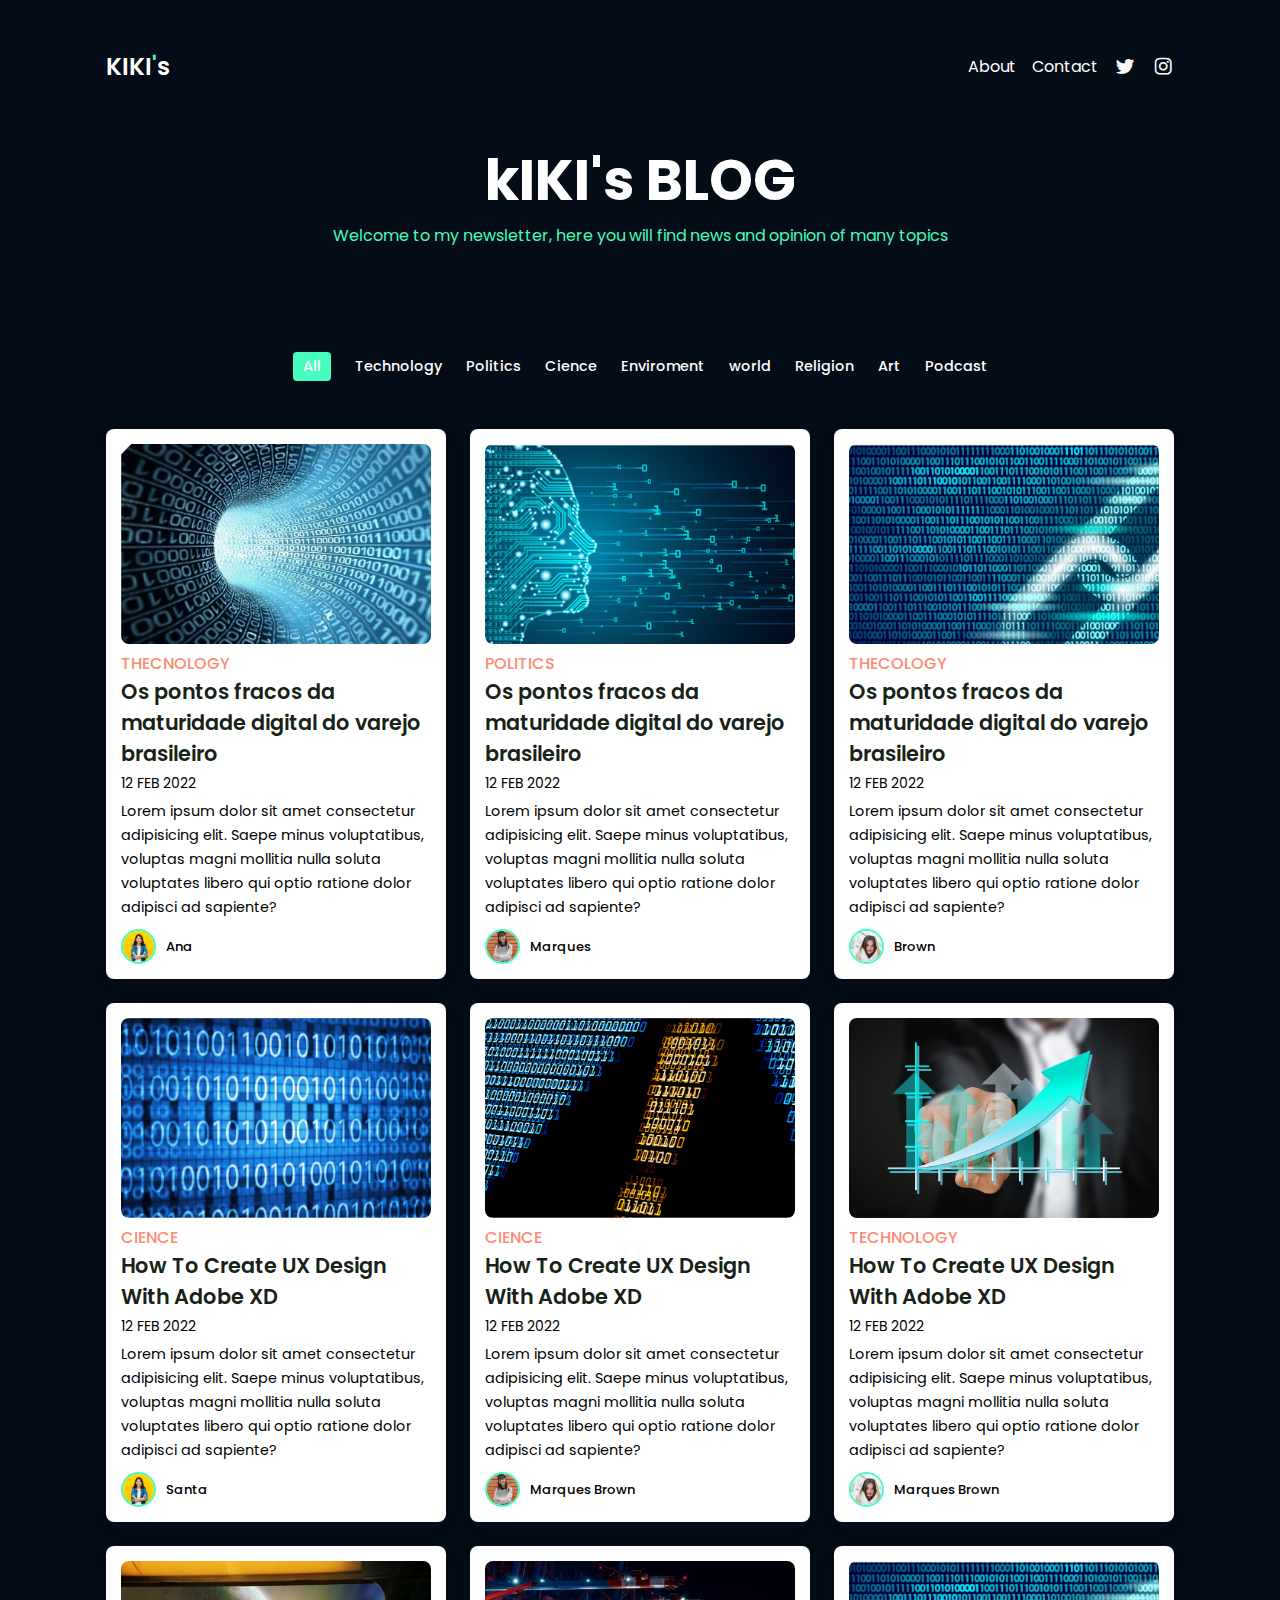
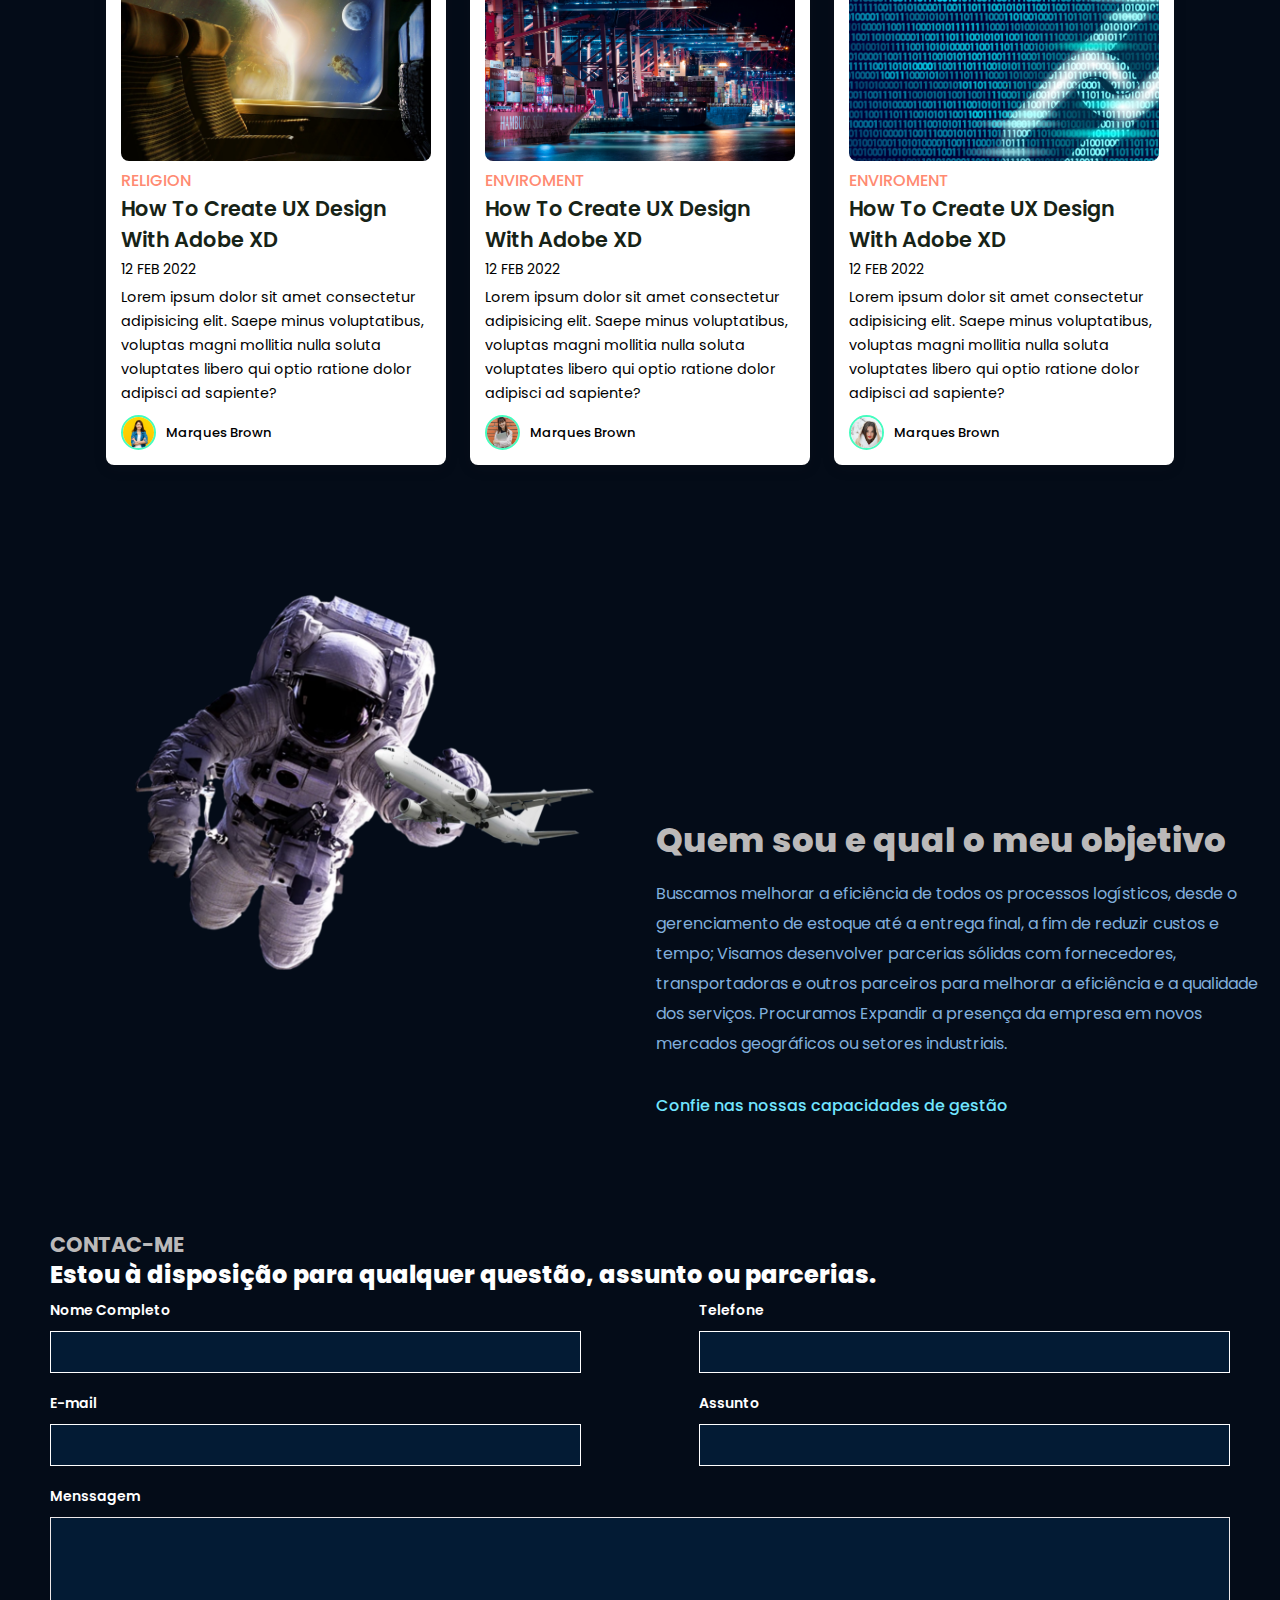
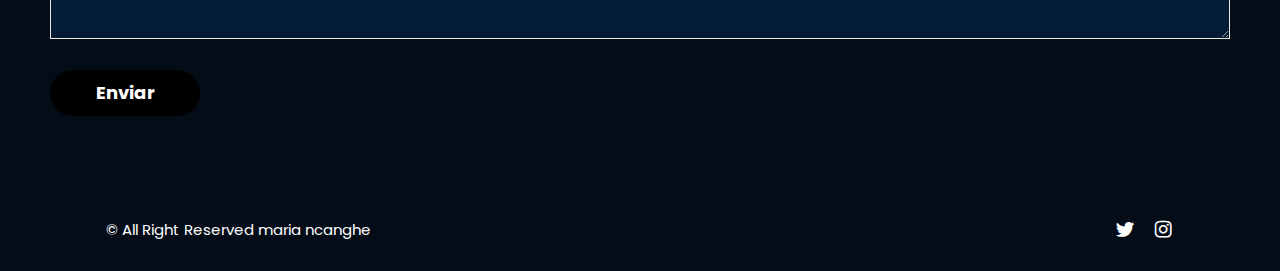
<file: index.html>
<!DOCTYPE html>
<html lang="en">
<head>
    <meta charset="UTF-8">
    <meta http-equiv="X-UA-Compatible" content="IE=edge">
    <meta name="viewport" content="width=device-width, initial-scale=1.0">
    <title>Kiki's Blog</title>
   
    <link rel="stylesheet" href="style.css">
    
    <link href='https://unpkg.com/boxicons@2.1.1/css/boxicons.min.css' rel='stylesheet'>
</head>
<body>
    <!-- Header ------------------------------------------------------------------------------------------------->
    <header>
       <section id="nav">
        <div class="nav container">
        <a href="#" class="logo">KIKI<span>'</span>s</a>
        
        <div class="social">
        
        <a href="#about">About</a>
        <a href="#contact">Contact</a>
        <a href="#"><i class='bx bxl-twitter'></i></a>
        <a href="#"><i class='bx bxl-instagram'></i></a>
       </div>
    </div>
</section>

    </header>
    <!-- Home --------------------------------------------------------------------------------------------->
    <section class="home" id="home">
        <div class="home-text container">
            <h2 class="home-title">kIKI's BLOG</h2>
            <span class="home-subtitle">Welcome to my newsletter, here you will find news and opinion of many topics</span>
        </div>
    </section>
    <!-- Post Filter ------------------------------------------------------>
    <div class="post-filter container">
        <span class="filter-item active-filter" data-filter='all'>All</span>
        <span class="filter-item" data-filter='thecnology'>Technology</span>
        <span class="filter-item" data-filter='politics'>Politics</span>
        <span class="filter-item" data-filter='cience'>Cience</span>
        <span class="filter-item" data-filter='enviroment'>Enviroment</span>
        <span class="filter-item" data-filter='world'>world</span>
        <span class="filter-item" data-filter='religion'>Religion</span> 
        <span class="filter-item" data-filter='Art'>Art</span>
        <span class="filter-item" data-filter='podcast'>Podcast</span>
       
    </div>
    <!-- Posts ------------------------------------------------------------------------------------->
    <section class="post container">
        <!-- Post Box 1 ---------------------------------------------------------->
        <div class="post-box thecnology">
            <img src="img/blog01.png" alt="" class="post-img">
            <h2 class="category">Thecnology</h2>
            <a href="post.html" class="post-title">
                Os pontos fracos da maturidade digital do varejo brasileiro
            </a>
            <span class="post-date">12 Feb 2022</span>
            <p class="post-decription">Lorem ipsum dolor sit amet consectetur adipisicing elit. Saepe minus voluptatibus, voluptas magni mollitia nulla soluta voluptates libero qui optio ratione dolor adipisci ad sapiente?</p>
            
            <div class="profile">
                <img src="img/profile-1.jpg" alt="" class="profile-img">
                <span class="profile-name">Ana</span>
            </div>
        </div>
        <!-- Post Box 2 ----------------------------------------------------------->
        <div class="post-box politics">
            <img src="img/blog02.png" alt="" class="post-img">
            <h2 class="category">Politics</h2>
            <a href="post.html" class="post-title">
                Os pontos fracos da maturidade digital do varejo brasileiro
            </a>
            <span class="post-date">12 Feb 2022</span>
            <p class="post-decription">Lorem ipsum dolor sit amet consectetur adipisicing elit. Saepe minus voluptatibus, voluptas magni mollitia nulla soluta voluptates libero qui optio ratione dolor adipisci ad sapiente?</p>
            
            <div class="profile">
                <img src="img/profile-2.jpg" alt="" class="profile-img">
                <span class="profile-name">Marques</span>
            </div>
        </div>
        <!-- Post Box 3 ----------------------------------------------------------->
        <div class="post-box thecnology">
            <img src="img/blog03.png" alt="" class="post-img">
            <h2 class="category">Thecology</h2>
            <a href="post.html" class="post-title">
                Os pontos fracos da maturidade digital do varejo brasileiro
            </a>
            <span class="post-date">12 Feb 2022</span>
            <p class="post-decription">Lorem ipsum dolor sit amet consectetur adipisicing elit. Saepe minus voluptatibus, voluptas magni mollitia nulla soluta voluptates libero qui optio ratione dolor adipisci ad sapiente?</p>
            
            <div class="profile">
                <img src="img/profile-3.jpg" alt="" class="profile-img">
                <span class="profile-name"> Brown</span>
            </div>
        </div>
        <!-- Post Box 4 ----------------------------------------------------------->
        <div class="post-box cience">
            <img src="img/blog04.png" alt="" class="post-img">
            <h2 class="category">Cience</h2>
            <a href="post.html" class="post-title">
                How To Create UX Design With Adobe XD
            </a>
            <span class="post-date">12 Feb 2022</span>
            <p class="post-decription">Lorem ipsum dolor sit amet consectetur adipisicing elit. Saepe minus voluptatibus, voluptas magni mollitia nulla soluta voluptates libero qui optio ratione dolor adipisci ad sapiente?</p>
            
            <div class="profile">
                <img src="img/profile-1.jpg" alt="" class="profile-img">
                <span class="profile-name">Santa</span>
            </div>
        </div>
        <!-- Post Box 5 ------------------------------------------------------->
        <div class="post-box thecnology">
            <img src="img/blog05.png" alt="" class="post-img">
            <h2 class="category">Cience</h2>
            <a href="post.html" class="post-title">
                How To Create UX Design With Adobe XD
            </a>
            <span class="post-date">12 Feb 2022</span>
            <p class="post-decription">Lorem ipsum dolor sit amet consectetur adipisicing elit. Saepe minus voluptatibus, voluptas magni mollitia nulla soluta voluptates libero qui optio ratione dolor adipisci ad sapiente?</p>
           
            <div class="profile">
                <img src="img/profile-2.jpg" alt="" class="profile-img">
                <span class="profile-name">Marques Brown</span>
            </div>
        </div>
        <!-- Post Box 6 -------------------------------------------------------->
        <div class="post-box thecnology">
            <img src="img/blog06.jpg" alt="" class="post-img">
            <h2 class="category">Technology</h2>
            <a href="post.html" class="post-title">
                How To Create UX Design With Adobe XD
            </a>
            <span class="post-date">12 Feb 2022</span>
            <p class="post-decription">Lorem ipsum dolor sit amet consectetur adipisicing elit. Saepe minus voluptatibus, voluptas magni mollitia nulla soluta voluptates libero qui optio ratione dolor adipisci ad sapiente?</p>
           
            <div class="profile">
                <img src="img/profile-3.jpg" alt="" class="profile-img">
                <span class="profile-name">Marques Brown</span>
            </div>
        </div>
        <!-- Post Box 7 ------------------------------------------------------------->
        <div class="post-box religion">
            <img src="img/blog07.jpg" alt="" class="post-img">
            <h2 class="category">Religion</h2>
            <a href="post.html" class="post-title">
                How To Create UX Design With Adobe XD
            </a>
            <span class="post-date">12 Feb 2022</span>
            <p class="post-decription">Lorem ipsum dolor sit amet consectetur adipisicing elit. Saepe minus voluptatibus, voluptas magni mollitia nulla soluta voluptates libero qui optio ratione dolor adipisci ad sapiente?</p>
           
            <div class="profile">
                <img src="img/profile-1.jpg" alt="" class="profile-img">
                <span class="profile-name">Marques Brown</span>
            </div>
        </div>
        <!-- Post Box 8 ------------------------------------------------------------->
        <div class="post-box enviroment">
            <img src="img/blog08.jpg" alt="" class="post-img">
            <h2 class="category">Enviroment</h2>
            <a href="post.html" class="post-title">
                How To Create UX Design With Adobe XD
            </a>
            <span class="post-date">12 Feb 2022</span>
            <p class="post-decription">Lorem ipsum dolor sit amet consectetur adipisicing elit. Saepe minus voluptatibus, voluptas magni mollitia nulla soluta voluptates libero qui optio ratione dolor adipisci ad sapiente?</p>
            
            <div class="profile">
                <img src="img/profile-2.jpg" alt="" class="profile-img">
                <span class="profile-name">Marques Brown</span>
            </div>
        </div>
        <!-- Post Box 9 ------------------------------------------------------->
        <div class="post-box enviroment">
            <img src="img/blog03.png" alt="" class="post-img">
            <h2 class="category">Enviroment</h2>
            <a href="post.html" class="post-title">
                How To Create UX Design With Adobe XD
            </a>
            <span class="post-date">12 Feb 2022</span>
            <p class="post-decription">Lorem ipsum dolor sit amet consectetur adipisicing elit. Saepe minus voluptatibus, voluptas magni mollitia nulla soluta voluptates libero qui optio ratione dolor adipisci ad sapiente?</p>
            <!-- Profile ------------------------------------------------------>
            <div class="profile">
                <img src="img/profile-3.jpg" alt="" class="profile-img">
                <span class="profile-name">Marques Brown</span>
            </div>
        </div>
    </section>


<!--about------------------------------------------------->
<div class='about' id='about'>
    <div class='about-image'>
      <img src="img/possibility.png" alt="possibility" />
    </div>
    <div class='about-content'>
      
      <h1 >Quem sou e qual o meu objetivo</h1>
      <p>Buscamos melhorar a eficiência de todos os processos logísticos, desde o gerenciamento de estoque até a entrega final, a fim de reduzir custos e tempo; Visamos desenvolver parcerias sólidas com fornecedores, transportadoras e outros parceiros para melhorar a eficiência e a qualidade dos serviços. Procuramos Expandir a presença da empresa em novos mercados geográficos ou setores industriais.</p>
      <h4>Confie nas nossas capacidades de gestão</h4>
    </div>
  </div>

  <!--Contact------------------------------------------------->
  <section class="contact" id="contact">
    <div class="contact-container">
       
    <div class="contact-box">
        <div class="contact-left">
            <h2>CONTAC-ME</h2>
        <h3>Estou à disposição para qualquer questão, assunto ou parcerias.</h3>
             

              <form action="https://formsubmit.co/keylineagence@gmail.com" method="POST"></form>
                <input type="hidden" name="_next" value="http://127.0.0.1:5500/formsubmit.html"></input>
                <input type="hidden" name="_CC" value="danisbarbersmoke@gmail.com"></input>
                <input type="hidden" name="_captcha" value="false"></input>
                <input type="hidden" name="_autoresponse" value="A sua menssagem foi enviada com sucesso, elogo entraremos em contacto consig. Obrigada!"></input>
                <div class="input-row">
                    <div class="input-group">
                        <label>Nome Completo</label>
                        <input type="text" name="nome"></input>
                    </div>

                    <div class="input-group">
                        <label>Telefone</label>
                        <input type="text" name="telefone" placeholder=""></input>
                    </div>
                </div>


            <div class="input-row">
                <div class="input-group">
                    <label>E-mail</label>
                    <input type="email" name="email" placeholder=""></input>
                </div>

                <div class="input-group">
                    <label>Assunto</label>
                    <input type="text" name="assunto" placeholder=""></input>
                </div>
            </div>

             <div>
                <label>Menssagem</label>
               <textarea name="menssagem" cols="30" rows="5"></textarea>
             </div>

             <button type="submit" class="button">Enviar</button>
    
        </div>
    </div>
</div>
        
</section>



    <!-- Footer -------------------------------------------------------------->
    <div class="footer container">
        <p>&#169; All Right Reserved maria ncanghe</p>
        <div class="social">
        
            <a href="#"><i class='bx bxl-twitter'></i></a>
            <a href="#"><i class='bx bxl-instagram'></i></a>
            
        </div>
    </div>








    
    <script
  src="https://code.jquery.com/jquery-3.6.0.js"
  integrity="sha256-H+K7U5CnXl1h5ywQfKtSj8PCmoN9aaq30gDh27Xc0jk="
  crossorigin="anonymous"></script>
    
    <script src="script.js"></script>
</body>
</html>
</file>
<file: style.css>
/* Google Fonts */
@import url("https://fonts.googleapis.com/css2?family=Poppins:wght@400;500;600;700&display=swap");
* {
  font-family: "Poppins", sans-serif;
  margin: 0;
  padding: 0;
  scroll-behavior: smooth;
  scroll-padding-top: 2rem;
  box-sizing: border-box;
}






/* Variables */
:root {
  --container-color: #1a1e21;
  --second-color: #44fdbf;
  --text-color: #172317;
  --bg-color: #fff;
  --gradient-text: linear-gradient(89.97deg, #AE67FA 1.84%, #F49867 102.67%);
  --color-bg: #040C18;
  --color-footer : #031B34;
  --color-blog: #042c54;
  --color-text: #81AFDD;
  --color-subtext: #FF8A71;
}
::selection {
  color: var(--bg-color);
  background: var(--second-color);
}
a {
  text-decoration: none;
  color: #fff;
}

a:hover {
  color: #44fdbf;
}

li {
  list-style: none;
}
img {
  width: 100%;
}
section {
  padding: 3rem 0 2rem;
}
.container {
  max-width: 1068px;
  margin: auto;
  width: 100%;
}
body{
  background: var(--color-bg);
}

/* Header--------------------------------------------------------------------- */
header {
  position: fixed;
  top: 0;
  left: 0;
  width: 100%;
  z-index: 200;
background: #040C18;
}

header.shadow {
  background: var(--bg-color);
  box-shadow: 0 1px 4px hsl(0 4% 14% / 10%);
  transition: 0.4s;
}

header.shadow .logo {
  color: var(--text-color);
}


.nav {
  display: flex;
  align-items: center;
  justify-content: space-between;
  padding: 1px 0;
}



.logo {
  font-size: 1.5rem;
  font-weight: 600;
  color: var(--bg-color);
}

.logo span {
  color: var(--second-color);
}


/* Home --------------------------------*/
.home {
  width: 100%;
  min-height: 30vh;
  background: var(--color-bg);
  display: grid;
  justify-content: center;
  align-items: center;
  margin-top: 50px;
}


.home-text {
  color: var(--bg-color);
  text-align: center;
}

.home-title {
  font-size: 3.5rem;
  color:var(--bg-color);
}


.home-subtitle {
  font-size: 1rem;
  font-weight: 400;
  color:#44fdbf;
}
/* Post Filter --------------------------------------------------*/
.post-filter {
  display: flex;
  justify-content: center;
  align-items: center;
  column-gap: 1.5rem;
  margin-top: 2rem !important;
  color: #fff;
}
.filter-item {
  font-size: 0.9rem;
  font-weight: 500;
  cursor: pointer;
}
.active-filter {
  background: var(--second-color);
  color: var(--bg-color);
  padding: 4px 10px;
  border-radius: 4px;
}
/* Posts---------------------- */
.post {
  display: grid;
  grid-template-columns: repeat(auto-fit, minmax(280px, auto));
  justify-content: center;
  gap: 1.5rem;
}
.post-box {
  background: var(--bg-color);
  box-shadow: 0 4px 14px hsl(355deg 25% 15% / 10%);
  padding: 15px;
  border-radius: 0.5rem;
}
.post-img {
  width: 100%;
  height: 200px;
  object-fit: cover;
  object-position: center;
  border-radius: 0.5rem;
}
.category {
  font-size: 0.9rem;
  font-weight: 500;
  text-transform: uppercase;
  color: var(--color-subtext);
}
.post-title {
  font-size: 1.3rem;
  font-weight: 600;
  color: var(--text-color);
 
  -webkit-line-clamp: 2;
  -webkit-box-orient: vertical;
  overflow: hidden;
}
.post-date {
  display: flex;
  font-size: 0.875rem;
  text-transform: uppercase;
  font-weight: 400;
  margin-top: 4px;
}
.post-decription {
  font-size: 0.9rem;
  line-height: 1.5rem;
  margin: 5px 0 10px;
 
  
  -webkit-line-clamp: 3;
  -webkit-box-orient: vertical;
  overflow: hidden;
}
.profile {
  display: flex;
  align-items: center;
  gap: 10px;
}
.profile-img {
  width: 35px;
  height: 35px;
  border-radius: 50%;
  object-fit: cover;
  object-position: center;
  border: 2px solid var(--second-color);
}
.profile-name {
  font-size: 0.82rem;
  font-weight: 500;
}


/*About----------------------------------------*/
.about{
  display: flex;
  flex-direction: row;
  padding: 20px;
}

.about-image{
  flex: 1;
  display: flex;
  justify-content: flex-start;
  align-items: center;

  margin-right: 2rem;
}

.about-image img{
  width: 100%;
  height: 100%;
}

.about-content{
  flex: 1;
  display: flex;
  flex-direction: column;
  justify-content: flex-end;
  align-items: flex-start;
}

.about-content h4{
  font-family: var(--font-family);
  font-weight: 500;
  font-size: 16px;
  line-height: 30px;
  color: #71E5FF;
}


.about-content h1{
  font-family: var(--font-family);
  font-weight: 800;
  font-size: 34px;
  line-height: 45px;
  
  margin: 1rem 0;
}
.about-content p{
  font-family: var(--font-family);
  font-size: 16px;
  line-height: 30px;
  color: var(--color-text);

  margin-bottom: 2rem;
}

/*contact----------------------------------------*/

.contact-container{
  width: 100%;
  font-size: 14px;
  font-family: var(--font-family);
  background: var(--gradient-bar);
}

.contact-container h3{
  margin-bottom: 10px;
  font-size: 40px;
}

.contact-left h3{
  font-family: var(--font-family);
  font-weight: 800;
  font-size: 24px;
  line-height: 30px;
  color: white;
}
.contact-container p{
  margin-bottom: 40px;
  font-weight: 600;
}

.contact-box{
  background: #fefdfd;
  display: flex;
}

/*------ CONTACT--LEFT-------------------------------------*/
.contact-left{
  flex-basis: 100%;
  padding: 40px 50px;
  background: var(--color-bg);
  
}
.about h1,
.contact-left h2{
  color: #bbb9b9;
}


.input-row{
  display: flex;
  justify-content: space-between;
  margin-bottom: 20px;
}

.input-row .input-group{
 flex-basis: 45%;
}

.contact input, select{
width: 100%;
border: 1px solid #ffffff;
background-color:var(--color-footer);
color: #ffffff;
padding: 10px;
}

.contact textarea{
width:100% ;
border: 1px solid #eee9e9;
background-color: var(--color-footer);
color: #eee9e9;
padding: 10px;
margin-bottom: 15px;
}

.contact label{
  display: block;
  margin-bottom: 10px;
  color: #fff;
  font-weight: 550;
}

.contact button{
  background:#1c1c1c;
  color: #bbb9b9;
  border: 1px solid #bbb9b9;
  margin-top: 10px;
}

.contact .contact-left span{
  color: #fff;
  padding: 10px;
}

.contact button{
  background: #000000;
  border-radius: 40px;
  color: #fff;
  font-family: var(--font-family);
  font-style: normal;
  font-weight: bold;
  font-size: 18px;
  line-height: 30px;
  padding: 0.5rem 1rem;

  border: none;
  outline: none;
  cursor: pointer;
  min-width: 150px;
}






/*FOOTER------------------------------------------------------------*/
.footer {
  display: flex;
  justify-content: space-between;
  align-items: center;
  padding: 30px 0;
}
.footer p {
  font-size: 0.938rem;
  color: #fff;
}
.social,
.social a{
  display: flex;
  align-items: center;
  column-gap: 1rem;
}
.social .bx {
  font-size: 1.4rem;
  color: var(--bg-color);
}
.social .bx:hover {
  color: var(--second-color);
  transition: 0.3s all linear;
}


/* Post Content --------------------------------*/
.post h2{
  font-size: 1rem;
  color: var(--color-subtext);
}
.post-header {
  width: 100%;
  height: 500px;
  background: var(--color-bg);
  margin-top: 100px;
}

.post-container {
  max-width: 800px;
  margin: auto;
  width: 100%;
}


.header-content {
  display: flex;
  flex-direction: column;
  align-items: center;
  margin-top: 4rem !important;
}

.back-home {
  color: var(--color-subtext);
  font-size: 0.9rem;
}


.header-title {
  width: 90%;
  font-size: 2.6rem;
  color: var(--bg-color);
  text-align: center;
  margin-bottom: 1rem;
}


.header-img {
  width: 100%;
  height: 420px;
  object-fit: cover;
  object-position: center;
}


.post-content {
  margin-top: 10rem !important;
}


.sub-heading {
  font-size: 1.2rem;
  color: #44fdbf;
}


.post-text {
  font-size: 1rem;
  line-height: 1.7rem;
  margin: 1rem 0;
  text-align: justify;
  color: var(--bg-color);
  padding: 10px;
}









/* Responsive -------------------------------------------------*/
@media (max-width: 1060px) {
  .container {
    margin: 0px auto;
    width: 100%;
  }
  .home-text {
    width: 100%;
  }

.nav{
  justify-content: space-around;
}

.social{
  margin-left: 30px;
}
  .post-filter{
    display: block;
    text-align: center;
    justify-content: center;
    flex-direction: row;
  }


  .filter-item{
    padding: 10px;
  }

  .post-filter{
    padding: 10px;
  }
  
  .post{
    padding: 20px;
  }

  .active-filter{
    padding: 3px;
  }

  .home span{
      padding: 20px;
  }


}


@media (max-width: 800px) {
  .nav {
    padding: 14px 0;
  }
  .post-container {
    margin: 0 auto;
    width: 95%;
  }

  .about{
    flex-direction: column;
}
   
 .about-image{
        margin: 1rem 0;
    }

 .about-content{
        margin: 2rem;
    }

}



@media (max-width: 768px) {
  .nav {
    padding: 10px 0;
  }

  section {
    padding: 2rem 0;
  }


  .header-content {
    margin-top: 3rem !important;
  }


  .home {
    min-height: 380px;
  }


  .home-title {
    font-size: 3rem;
  }


  .header-title {
    font-size: 2rem;
  }


  .header-img {
    height: 370px;
  }

  .post-header {
    height: 435px;
  }

  .post-content {
    margin-top: 9rem !important;
  }

  .about-image img {
    width: 100%;
    height: 100%;
}

.about{
    display: block;
}
}


@media (max-width: 570px) {
  .post-header {
    height: 390px;
  }
  .header-title {
    width: 100%;
  }
  .header-img {
    height: 340px;
  }
  .footer {
    flex-direction: column;
    row-gap: 1rem;
    padding: 20px 0;
    text-align: center;
  }
}


@media (max-width: 396px) {
  .home-title {
    font-size: 2rem;
  }
  .home-subtitle {
    font-size: 0.9rem;
  }
  .home {
    min-height: 300px;
  }
  .post-box {
    padding: 10px;
  }
  .header-title {
    font-size: 1.4rem;
  }
  .header-img {
    height: 240px;
  }
  .post-header {
    height: 335px;
  }
  .post-content {
    margin-top: 5rem !important;
  }
  .post-text {
    font-size: 0.875rem;
    line-height: 1.5rem;
    margin: 10px 0;
  }
}
</file>
